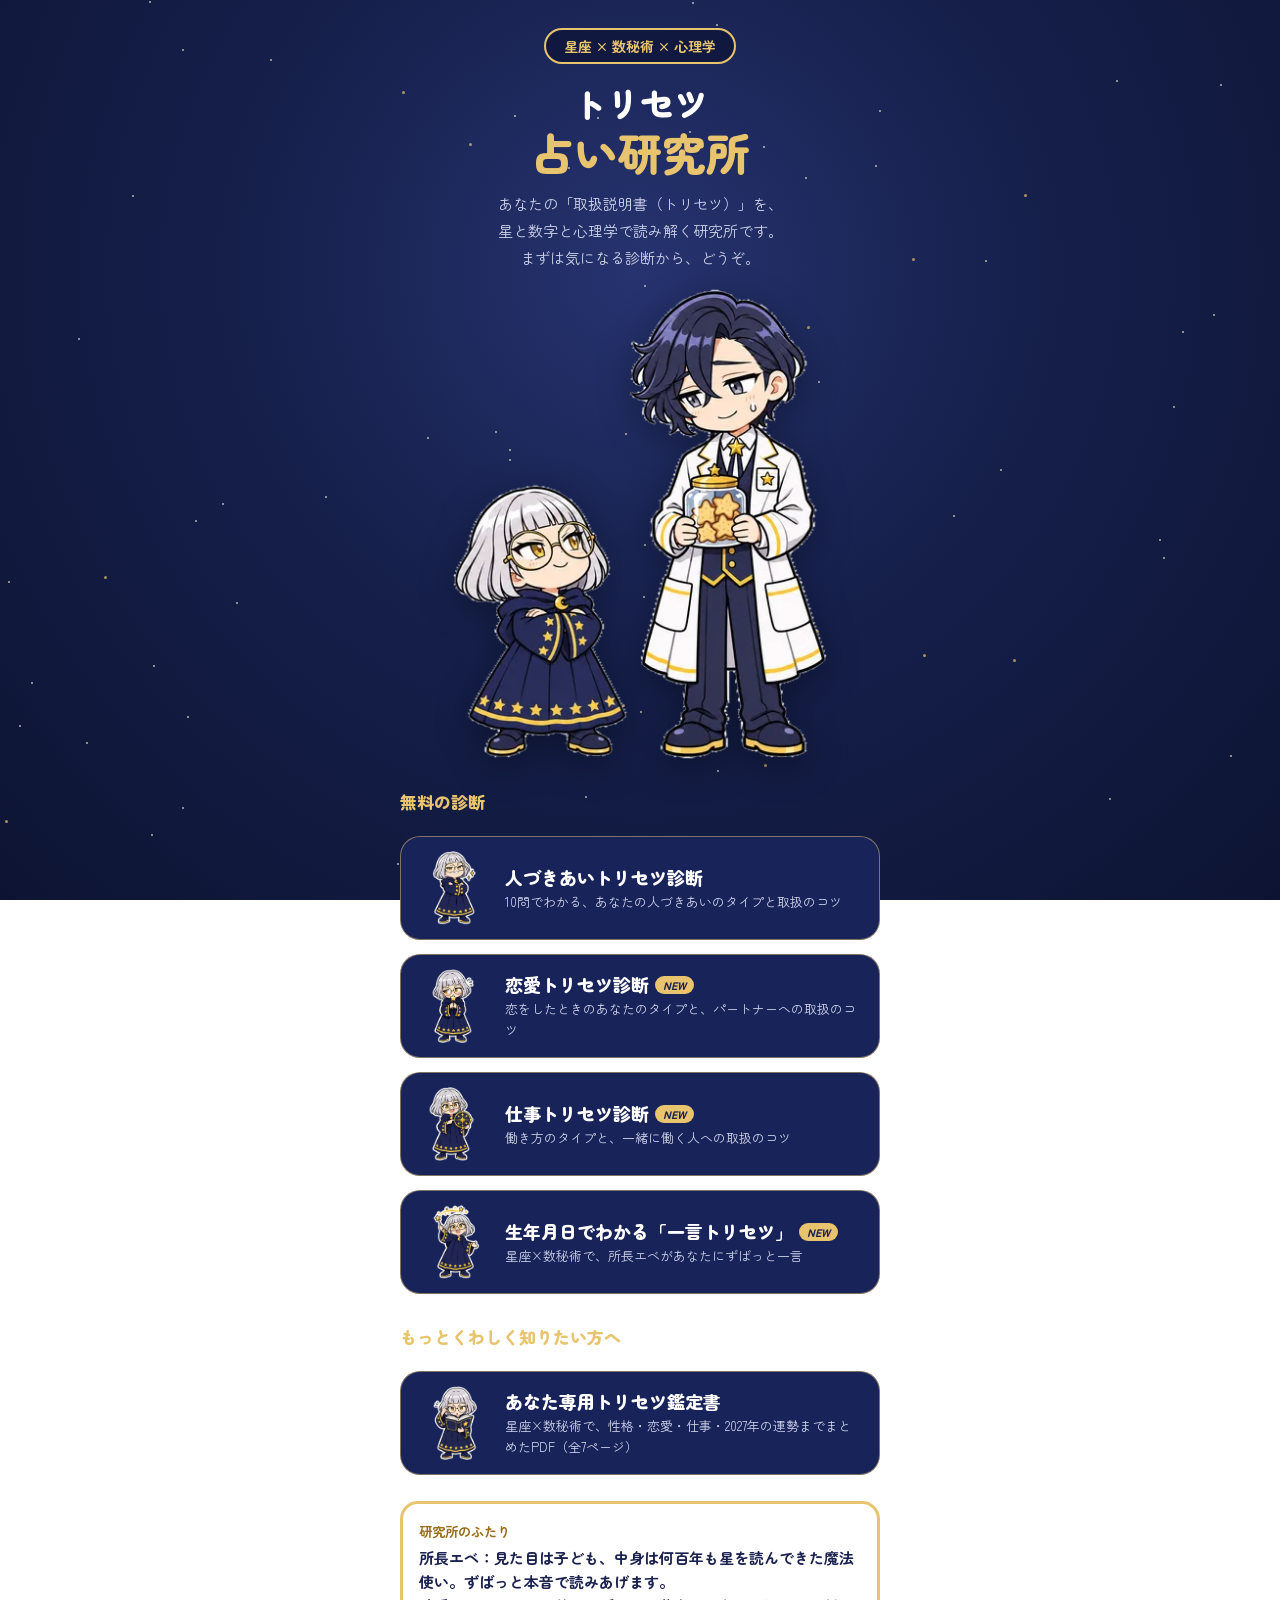
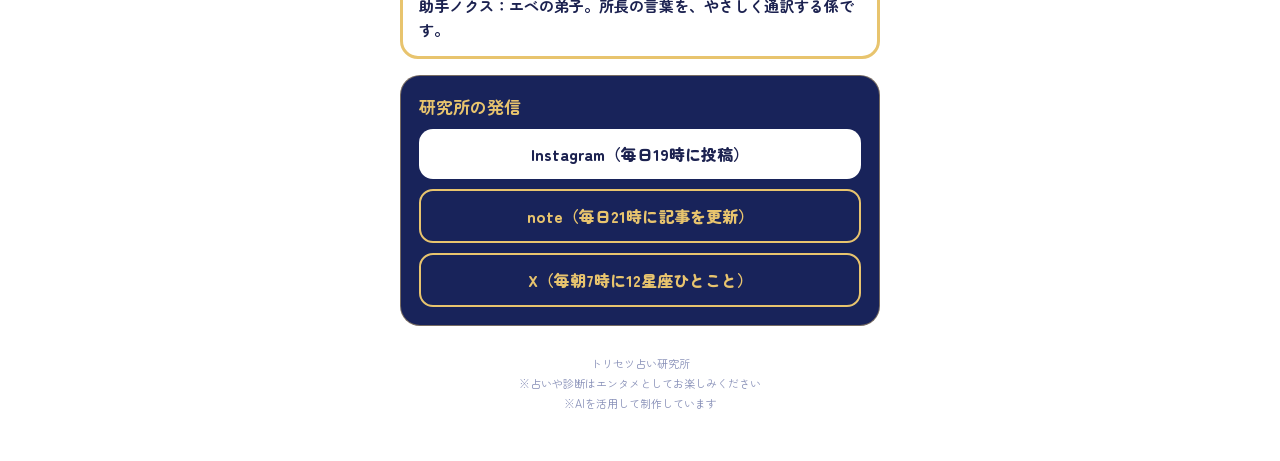
<file: index.html>
<!DOCTYPE html>
<html lang="ja"><head><meta charset="utf-8"><meta name="viewport" content="width=device-width,initial-scale=1">
<title>トリセツ占い研究所｜星座×数秘術×心理学の無料診断</title><meta name="description" content="あなたの取扱説明書（トリセツ）を、星座・数秘術・心理学で読み解く研究所。人づきあい・恋愛・仕事の無料診断や、生年月日でわかる一言トリセツがあります。">
<meta property="og:title" content="トリセツ占い研究所｜星座×数秘術×心理学の無料診断"><meta property="og:description" content="あなたの取扱説明書（トリセツ）を、星座・数秘術・心理学で読み解く研究所。人づきあい・恋愛・仕事の無料診断や、生年月日でわかる一言トリセツがあります。">
<meta property="og:type" content="website"><meta property="og:url" content="https://torisetsu-uranai-lab.github.io/">
<meta property="og:image" content="https://torisetsu-uranai-lab.github.io/assets/ogp.png"><meta name="twitter:card" content="summary_large_image">
<link rel="icon" href="assets/img/ebe_17.webp"><link rel="preconnect" href="https://fonts.googleapis.com"><link href="https://fonts.googleapis.com/css2?family=Zen+Maru+Gothic:wght@500;700;900&display=swap" rel="stylesheet"><link rel="stylesheet" href="assets/style.css"></head>
<body><div class="stars" id="stars"></div><main><div class="center">
  <span class="pill">星座 × 数秘術 × 心理学</span>
  <h1>トリセツ<span class="g">占い研究所</span></h1>
  <p class="lead">あなたの「取扱説明書（トリセツ）」を、<br>星と数字と心理学で読み解く研究所です。<br>まずは気になる診断から、どうぞ。</p>
  <img class="hero" src="assets/img/duo.webp" alt="所長エベと助手ノクス"></div>
 <p class="sec">無料の診断</p>
 <div class="cards"><a class="card" href="hitozukiai/"><img src="assets/img/ebe_16.webp" alt=""><div><b>人づきあいトリセツ診断</b><span>10問でわかる、あなたの人づきあいのタイプと取扱のコツ</span></div></a><a class="card" href="renai/"><img src="assets/img/ebe_06.webp" alt=""><div><b>恋愛トリセツ診断<em class="new">NEW</em></b><span>恋をしたときのあなたのタイプと、パートナーへの取扱のコツ</span></div></a><a class="card" href="shigoto/"><img src="assets/img/ebe_15.webp" alt=""><div><b>仕事トリセツ診断<em class="new">NEW</em></b><span>働き方のタイプと、一緒に働く人への取扱のコツ</span></div></a><a class="card" href="hitokoto/"><img src="assets/img/ebe_14.webp" alt=""><div><b>生年月日でわかる「一言トリセツ」<em class="new">NEW</em></b><span>星座×数秘術で、所長エベがあなたにずばっと一言</span></div></a></div>
 <p class="sec">もっとくわしく知りたい方へ</p>
 <div class="cards"><a class="card" href="kantei/"><img src="assets/img/ebe_12.webp" alt=""><div><b>あなた専用トリセツ鑑定書</b><span>星座×数秘術で、性格・恋愛・仕事・2027年の運勢までまとめたPDF（全7ページ）</span></div></a></div>
 <div class="say" style="margin-top:26px"><small>研究所のふたり</small><p style="font-size:15px;font-weight:700">所長エベ：見た目は子ども、中身は何百年も星を読んできた魔法使い。ずばっと本音で読みあげます。<br>助手ノクス：エベの弟子。所長の言葉を、やさしく通訳する係です。</p></div>
 <div class="box links"><h3>研究所の発信</h3>
  <a href="https://www.instagram.com/torisetsu_uranai_lab" target="_blank" rel="noopener">Instagram（毎日19時に投稿）</a>
  <a class="alt" href="https://note.com/tori_ura_lab" target="_blank" rel="noopener">note（毎日21時に記事を更新）</a>
  <a class="alt" href="https://x.com/tori_ura_lab" target="_blank" rel="noopener">X（毎朝7時に12星座ひとこと）</a></div>
 <footer>トリセツ占い研究所<br>※占いや診断はエンタメとしてお楽しみください<br>※AIを活用して制作しています</footer></main><script>(function(){const s=document.getElementById("stars");for(let n=0;n<70;n++){const e=document.createElement("i");e.style.left=Math.random()*100+"%";e.style.top=Math.random()*100+"%";e.style.animationDelay=(Math.random()*3)+"s";if(Math.random()<.2){e.style.width=e.style.height="3px";e.style.background="#e8c46e"}s.appendChild(e);}})();</script></body></html>
</file>
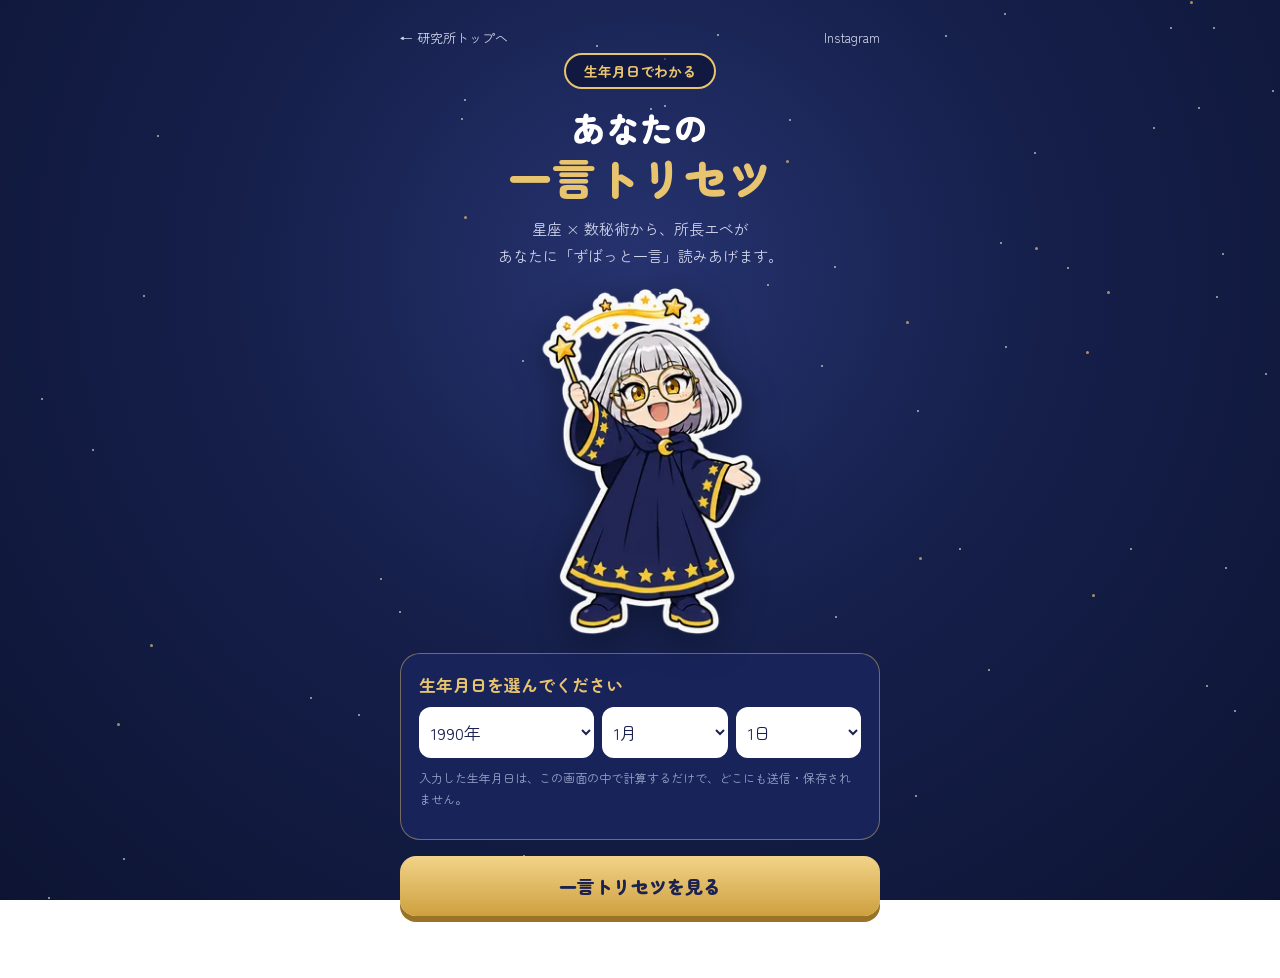
<file: hitokoto/index.html>
<!DOCTYPE html>
<html lang="ja"><head><meta charset="utf-8"><meta name="viewport" content="width=device-width,initial-scale=1">
<title>生年月日でわかる「一言トリセツ」｜トリセツ占い研究所</title><meta name="description" content="生年月日を選ぶだけ。星座×数秘術から、所長エベがあなたに一言トリセツを読みあげます。">
<meta property="og:title" content="生年月日でわかる「一言トリセツ」｜トリセツ占い研究所"><meta property="og:description" content="生年月日を選ぶだけ。星座×数秘術から、所長エベがあなたに一言トリセツを読みあげます。">
<meta property="og:type" content="website"><meta property="og:url" content="https://torisetsu-uranai-lab.github.io/hitokoto/">
<meta property="og:image" content="https://torisetsu-uranai-lab.github.io/assets/ogp.png"><meta name="twitter:card" content="summary_large_image">
<link rel="icon" href="../assets/img/ebe_17.webp"><link rel="preconnect" href="https://fonts.googleapis.com"><link href="https://fonts.googleapis.com/css2?family=Zen+Maru+Gothic:wght@500;700;900&display=swap" rel="stylesheet"><link rel="stylesheet" href="../assets/style.css"></head>
<body><div class="stars" id="stars"></div><main><div class="nav"><a href="../">← 研究所トップへ</a><a href="https://www.instagram.com/torisetsu_uranai_lab" target="_blank" rel="noopener">Instagram</a></div>
 <section class="screen on" id="s-top"><div class="center">
  <span class="pill">生年月日でわかる</span>
  <h1>あなたの<span class="g">一言トリセツ</span></h1>
  <p class="lead">星座 × 数秘術から、所長エベが<br>あなたに「ずばっと一言」読みあげます。</p>
  <img class="hero" src="../assets/img/ebe_14.webp" alt="杖をふる所長エベ" style="max-width:52%"></div>
  <div class="box"><h3>生年月日を選んでください</h3>
   <div class="row3"><select id="y"><option value="2026">2026年</option><option value="2025">2025年</option><option value="2024">2024年</option><option value="2023">2023年</option><option value="2022">2022年</option><option value="2021">2021年</option><option value="2020">2020年</option><option value="2019">2019年</option><option value="2018">2018年</option><option value="2017">2017年</option><option value="2016">2016年</option><option value="2015">2015年</option><option value="2014">2014年</option><option value="2013">2013年</option><option value="2012">2012年</option><option value="2011">2011年</option><option value="2010">2010年</option><option value="2009">2009年</option><option value="2008">2008年</option><option value="2007">2007年</option><option value="2006">2006年</option><option value="2005">2005年</option><option value="2004">2004年</option><option value="2003">2003年</option><option value="2002">2002年</option><option value="2001">2001年</option><option value="2000">2000年</option><option value="1999">1999年</option><option value="1998">1998年</option><option value="1997">1997年</option><option value="1996">1996年</option><option value="1995">1995年</option><option value="1994">1994年</option><option value="1993">1993年</option><option value="1992">1992年</option><option value="1991">1991年</option><option value="1990" selected>1990年</option><option value="1989">1989年</option><option value="1988">1988年</option><option value="1987">1987年</option><option value="1986">1986年</option><option value="1985">1985年</option><option value="1984">1984年</option><option value="1983">1983年</option><option value="1982">1982年</option><option value="1981">1981年</option><option value="1980">1980年</option><option value="1979">1979年</option><option value="1978">1978年</option><option value="1977">1977年</option><option value="1976">1976年</option><option value="1975">1975年</option><option value="1974">1974年</option><option value="1973">1973年</option><option value="1972">1972年</option><option value="1971">1971年</option><option value="1970">1970年</option><option value="1969">1969年</option><option value="1968">1968年</option><option value="1967">1967年</option><option value="1966">1966年</option><option value="1965">1965年</option><option value="1964">1964年</option><option value="1963">1963年</option><option value="1962">1962年</option><option value="1961">1961年</option><option value="1960">1960年</option><option value="1959">1959年</option><option value="1958">1958年</option><option value="1957">1957年</option><option value="1956">1956年</option><option value="1955">1955年</option><option value="1954">1954年</option><option value="1953">1953年</option><option value="1952">1952年</option><option value="1951">1951年</option><option value="1950">1950年</option><option value="1949">1949年</option><option value="1948">1948年</option><option value="1947">1947年</option><option value="1946">1946年</option><option value="1945">1945年</option><option value="1944">1944年</option><option value="1943">1943年</option><option value="1942">1942年</option><option value="1941">1941年</option><option value="1940">1940年</option><option value="1939">1939年</option><option value="1938">1938年</option><option value="1937">1937年</option><option value="1936">1936年</option><option value="1935">1935年</option><option value="1934">1934年</option><option value="1933">1933年</option><option value="1932">1932年</option><option value="1931">1931年</option><option value="1930">1930年</option></select><select id="m"><option value="1">1月</option><option value="2">2月</option><option value="3">3月</option><option value="4">4月</option><option value="5">5月</option><option value="6">6月</option><option value="7">7月</option><option value="8">8月</option><option value="9">9月</option><option value="10">10月</option><option value="11">11月</option><option value="12">12月</option></select><select id="d"><option value="1">1日</option><option value="2">2日</option><option value="3">3日</option><option value="4">4日</option><option value="5">5日</option><option value="6">6日</option><option value="7">7日</option><option value="8">8日</option><option value="9">9日</option><option value="10">10日</option><option value="11">11日</option><option value="12">12日</option><option value="13">13日</option><option value="14">14日</option><option value="15">15日</option><option value="16">16日</option><option value="17">17日</option><option value="18">18日</option><option value="19">19日</option><option value="20">20日</option><option value="21">21日</option><option value="22">22日</option><option value="23">23日</option><option value="24">24日</option><option value="25">25日</option><option value="26">26日</option><option value="27">27日</option><option value="28">28日</option><option value="29">29日</option><option value="30">30日</option><option value="31">31日</option></select></div>
   <p class="note" style="margin-top:10px">入力した生年月日は、この画面の中で計算するだけで、どこにも送信・保存されません。</p></div>
  <button class="btn gold" id="go" style="margin-top:16px">一言トリセツを見る</button>
  <p id="err" class="note center" style="color:#ffb4b4"></p>
 </section>
 <section class="screen" id="s-res">
  <div class="center"><span class="pill">あなたの一言トリセツ</span>
   <div class="kv"><span id="ksign"></span><span id="knum"></span></div></div>
  <img class="hitokoto-img" id="kimg" alt="あなたの一言トリセツ">
  <div class="say"><small>所長エベより</small><p id="ktext"></p></div>
  <div class="box"><h3>計算のしかた</h3><p class="lead" style="margin:0;color:#fff" id="kcalc"></p></div>
  <a class="btn gold" id="ksave" download style="margin-top:16px;text-align:center;text-decoration:none">画像を保存する</a>
  <p class="note center">スマホは画像を長押しでも保存できます。ストーリーズでシェアするときは @torisetsu_uranai_lab をタグ付けしてね。</p>
  <div class="box links"><h3>ほかにもあります</h3>
 <a href="../">研究所のほかの診断を見る</a>
 <a class="alt" href="../hitokoto/">生年月日でわかる「一言トリセツ」</a>
 <a class="alt" href="../kantei/">あなた専用トリセツ鑑定書</a>
 <a class="alt" href="https://www.instagram.com/torisetsu_uranai_lab" target="_blank" rel="noopener">インスタで研究所をフォローする</a>
</div>
  <button class="btn ghost" id="retry">ほかの生年月日で見る</button>
  <footer>トリセツ占い研究所<br>※占いや診断はエンタメとしてお楽しみください<br>※AIを活用して制作しています</footer>
 </section>
</main><script>(function(){const s=document.getElementById("stars");for(let n=0;n<70;n++){const e=document.createElement("i");e.style.left=Math.random()*100+"%";e.style.top=Math.random()*100+"%";e.style.animationDelay=(Math.random()*3)+"s";if(Math.random()<.2){e.style.width=e.style.height="3px";e.style.background="#e8c46e"}s.appendChild(e);}})();</script>
<script>
const K={"signs": [["01", "おひつじ座", "3/21〜4/19"], ["02", "おうし座", "4/20〜5/20"], ["03", "ふたご座", "5/21〜6/21"], ["04", "かに座", "6/22〜7/22"], ["05", "しし座", "7/23〜8/22"], ["06", "おとめ座", "8/23〜9/22"], ["07", "てんびん座", "9/23〜10/23"], ["08", "さそり座", "10/24〜11/22"], ["09", "いて座", "11/23〜12/21"], ["10", "やぎ座", "12/22〜1/19"], ["11", "みずがめ座", "1/20〜2/18"], ["12", "うお座", "2/19〜3/20"]], "starts": [[1, 20, "みずがめ座"], [2, 19, "うお座"], [3, 21, "おひつじ座"], [4, 20, "おうし座"], [5, 21, "ふたご座"], [6, 22, "かに座"], [7, 23, "しし座"], [8, 23, "おとめ座"], [9, 23, "てんびん座"], [10, 24, "さそり座"], [11, 23, "いて座"], [12, 22, "やぎ座"]], "one": {"おひつじ座": "あんた、考える前に|もう走り出してるでしょ", "おうし座": "あんた、一回決めたら|テコでも動かないでしょ", "ふたご座": "あんた、話題がコロコロ|変わるって言われるでしょ", "かに座": "あんた、身内には甘くて|他人には慎重でしょ", "しし座": "あんた、ほめられると|わかりやすく元気になるでしょ", "おとめ座": "あんた、細かいところが|つい気になっちゃうでしょ", "てんびん座": "あんた、「どっちがいい？」って|聞かれると固まるでしょ", "さそり座": "あんた、好き嫌いは|じつはハッキリしてるでしょ", "いて座": "あんた、気になったら|もう予定入れてるでしょ", "やぎ座": "あんた、休むのが|ちょっと下手でしょ", "みずがめ座": "あんた、「みんなと同じ」が|なんか落ち着かないでしょ", "うお座": "あんた、人の気持ちを|もらいすぎちゃうでしょ"}, "num": {"1": "…まあ、数秘1のあんたは|道を切りひらくリーダー気質なんだけどね", "2": "…まあ、数秘2のあんたは|人の心にそっと気づける人なんだけどね", "3": "…まあ、数秘3のあんたは|場を明るくする天才なんだけどね", "4": "…まあ、数秘4のあんたは|コツコツ積み上げる努力家なんだけどね", "5": "…まあ、数秘5のあんたは|変化を楽しめる自由人なんだけどね", "6": "…まあ、数秘6のあんたは|だれかを大切にできる愛の人なんだけどね", "7": "…まあ、数秘7のあんたは|本質を見ぬく探究者なんだけどね", "8": "…まあ、数秘8のあんたは|結果を出しきるパワーの人なんだけどね", "9": "…まあ、数秘9のあんたは|だれでも受けとめる器の大きな人なんだけどね", "11": "…まあ、数秘11のあんたは|ひらめきで人を照らす人なんだけどね", "22": "…まあ、数秘22のあんたは|大きな夢を形にできる人なんだけどね", "33": "…まあ、数秘33のあんたは|まわりを包みこむ愛の人なんだけどね"}, "push": {"1": "迷ったら、|先に一歩ふみ出しなさい！", "2": "たまには|自分の気持ちを優先しなさい！", "3": "好きなことは、|遠慮せず楽しみなさい！", "4": "ちゃんと積み上がってるわよ。|自信もちなさい！", "5": "ピンときたら、|軽やかに動きなさい！", "6": "人だけじゃなく、|自分もいたわりなさい！", "7": "ひとりの時間、|ちゃんと確保しなさい！", "8": "欲しいものは、|堂々と取りにいきなさい！", "9": "抱えこまずに、|手ばなす勇気ももちなさい！", "11": "あんたの直感は当たるわよ。|信じなさい！", "22": "夢は大きくていいの。|一歩ずつ進めなさい！", "33": "その優しさ、|まず自分にも向けなさい！"}, "title": {"1": "はじまりのリーダー", "2": "心をつなぐ調整役", "3": "場を明るくする表現者", "4": "コツコツ積み上げる努力家", "5": "変化を楽しむ自由人", "6": "愛と責任の人", "7": "本質を見ぬく探究者", "8": "結果を出すパワーの人", "9": "すべてを受けとめる博愛の人", "11": "ひらめきで人を照らす人", "22": "大きな夢をかたちにする人", "33": "大きな愛で包みこむ人"}, "kw": {"おひつじ座": "まっすぐな行動力", "おうし座": "ぶれない粘り強さ", "ふたご座": "軽やかな好奇心", "かに座": "あたたかい守る力", "しし座": "まわりを照らす華", "おとめ座": "気配りと丁寧さ", "てんびん座": "バランス感覚と品", "さそり座": "深く愛しぬく力", "いて座": "自由に飛びまわる心", "やぎ座": "責任感と根気", "みずがめ座": "自分らしさを貫く力", "うお座": "やさしい共感力"}};
const $=id=>document.getElementById(id);
function signOf(m,d){let s="やぎ座";for(const [mm,dd,n] of K.starts){if(m>mm||(m==mm&&d>=dd))s=n}return s}
function lp(y,m,d){const str=String(y).padStart(4,"0")+String(m).padStart(2,"0")+String(d).padStart(2,"0");let n=[...str].reduce((a,c)=>a+ +c,0);const st=[n];while(n>9&&![11,22,33].includes(n)){n=[...String(n)].reduce((a,c)=>a+ +c,0);st.push(n)}return [n,str,st]}
function show(id){document.querySelectorAll(".screen").forEach(s=>s.classList.toggle("on",s.id===id));window.scrollTo({top:0,behavior:"smooth"});}
$("go").onclick=()=>{const y=+$("y").value,m=+$("m").value,d=+$("d").value;const dt=new Date(y,m-1,d);
 if(dt.getMonth()!=m-1||dt.getDate()!=d){$("err").textContent="その日付はありません。もう一度選んでください";return}$("err").textContent="";
 const s=signOf(m,d),[n,str,st]=lp(y,m,d),no=K.signs.find(x=>x[1]==s)[0];
 $("ksign").textContent=s;$("knum").textContent="数秘"+n+"「"+K.title[n]+"」";
 const src="../assets/hitokoto/"+no+"_"+String(n).padStart(2,"0")+".jpg";$("kimg").src=src;$("ksave").href=src;$("ksave").setAttribute("download","一言トリセツ_"+s+"_数秘"+n+".jpg");
 $("ktext").innerHTML=[K.one[s],K.num[n],K.push[n]].map(t=>t.replace(/\|/g,"")).join("<br>");
 $("kcalc").innerHTML=`星座：${m}月${d}日生まれは<b>${s}</b>（星座の強み：${K.kw[s]}）<br>数秘：${[...str].join("+")} = ${st.join(" → ")}　→ <b>数秘${n}</b>`;
 show("s-res");};
$("retry").onclick=()=>show("s-top");
</script></body></html>
</file>
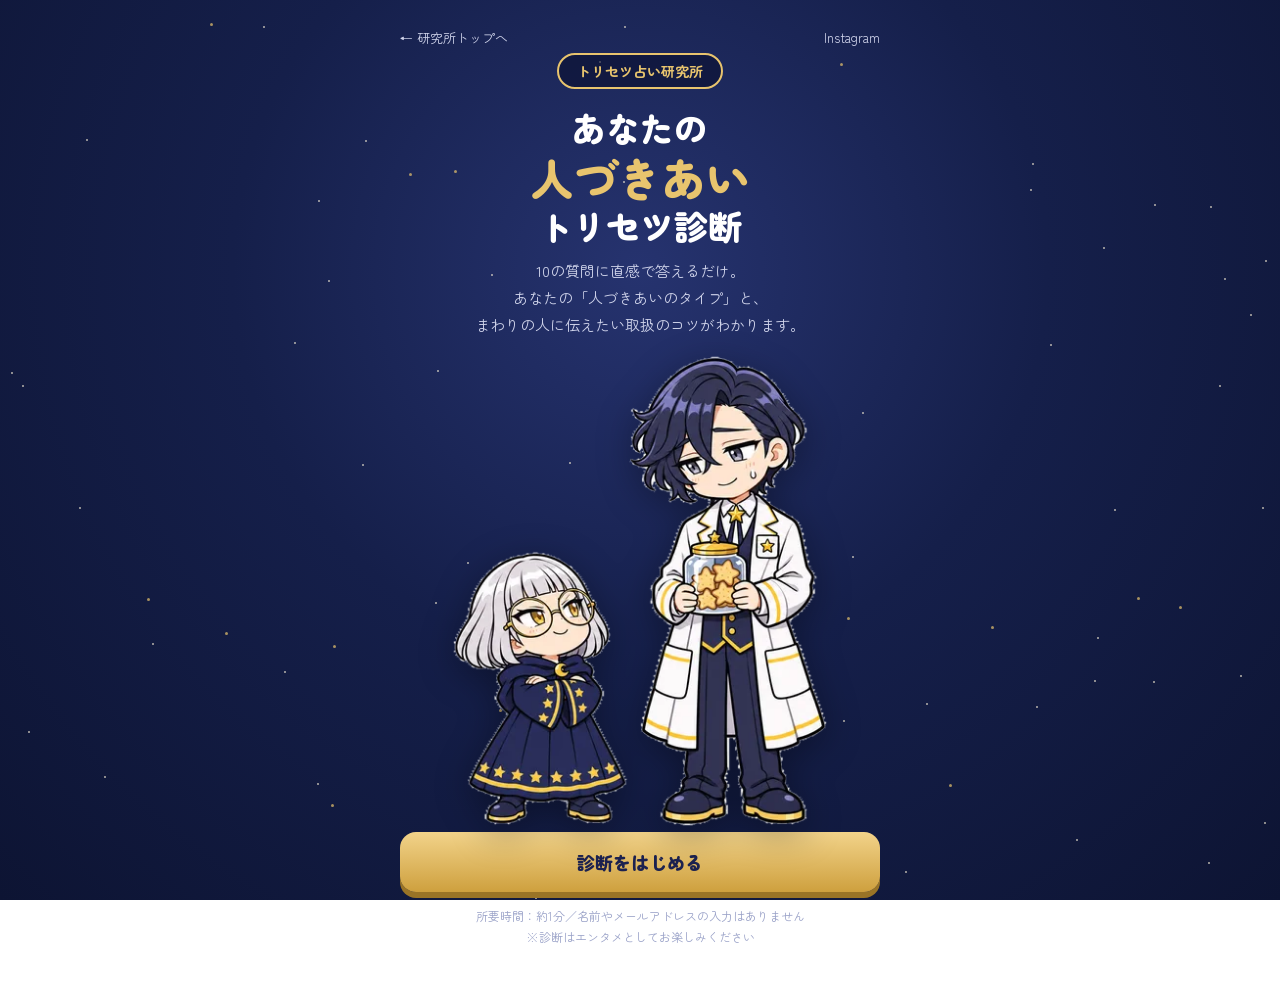
<file: hitozukiai/index.html>
<!DOCTYPE html>
<html lang="ja"><head><meta charset="utf-8"><meta name="viewport" content="width=device-width,initial-scale=1">
<title>人づきあいトリセツ診断｜トリセツ占い研究所</title><meta name="description" content="10の質問に答えるだけ。あなたの人づきあいのタイプと取扱のコツがわかる、トリセツ占い研究所のオリジナル診断です。">
<meta property="og:title" content="人づきあいトリセツ診断｜トリセツ占い研究所"><meta property="og:description" content="10の質問に答えるだけ。あなたの人づきあいのタイプと取扱のコツがわかる、トリセツ占い研究所のオリジナル診断です。">
<meta property="og:type" content="website"><meta property="og:url" content="https://torisetsu-uranai-lab.github.io/hitozukiai/">
<meta property="og:image" content="https://torisetsu-uranai-lab.github.io/assets/ogp.png"><meta name="twitter:card" content="summary_large_image">
<link rel="icon" href="../assets/img/ebe_17.webp"><link rel="preconnect" href="https://fonts.googleapis.com"><link href="https://fonts.googleapis.com/css2?family=Zen+Maru+Gothic:wght@500;700;900&display=swap" rel="stylesheet"><link rel="stylesheet" href="../assets/style.css"></head>
<body><div class="stars" id="stars"></div><main><div class="nav"><a href="../">← 研究所トップへ</a><a href="https://www.instagram.com/torisetsu_uranai_lab" target="_blank" rel="noopener">Instagram</a></div>
 <section class="screen on" id="s-top"><div class="center">
  <span class="pill">トリセツ占い研究所</span>
  <h1>あなたの<span class="g">人づきあい</span>トリセツ診断</h1>
  <p class="lead">10の質問に直感で答えるだけ。<br>あなたの「人づきあいのタイプ」と、<br>まわりの人に伝えたい取扱のコツがわかります。</p>
  <img class="hero" src="../assets/img/duo.webp" alt="研究所の所長エベと、助手のノクス"></div>
  <button class="btn gold" id="start">診断をはじめる</button>
  <p class="note center">所要時間：約1分／名前やメールアドレスの入力はありません<br>※診断はエンタメとしてお楽しみください</p>
 </section>
 <section class="screen" id="s-q">
  <div class="prog"><span class="qno" id="qno"></span><div class="bar"><b id="pbar"></b></div></div>
  <div class="qcard"><div class="qt" id="qt"></div><div id="opts"></div></div>
  <button class="back" id="back" hidden>← ひとつ前の質問にもどる</button>
  <div class="nox"><img src="../assets/img/nox_note.webp" alt="助手ノクス"><p id="noxsay"></p></div>
 </section>
 <section class="screen" id="s-load"><div class="center" style="padding-top:80px">
  <span class="pill">分析中…</span><p class="lead" style="margin-top:18px">所長が、あなたのトリセツを読みあげています</p>
  <img class="hero" src="../assets/img/ebe_13.webp" alt="水晶玉をのぞく所長エベ" style="max-width:46%"></div>
 </section>
 <section class="screen" id="s-res">
  <div class="center"><span class="pill">あなたのタイプは…</span></div>
  <div class="res-head" style="margin-top:16px"><div class="badge" id="rk"></div><div><h2 id="rname"></h2><small id="rsub"></small></div></div>
  <img class="resimg" id="rimg" alt="">
  <p class="lead" id="rdesc" style="color:#fff;font-size:16px"></p>
  <div class="box"><h3>こんな人</h3><ul id="rfeat"></ul></div>
  <div class="box tips"><h3 id="rtipsh"></h3><ul id="rtips"></ul></div>
  <div class="box tips"><h3>相性のいいタイプ</h3><ul id="rmatch"></ul></div>
  <div class="say"><small id="rwho"></small><p id="rsay"></p></div>
  <div class="box scores"><h3>あなたのタイプ配分</h3><div id="rscores"></div></div>
  <div class="box share"><h3>結果をシェアする</h3>
   <textarea id="sharetext" rows="5" readonly></textarea>
   <button class="btn gold" id="copy" style="margin-top:10px;font-size:16px;padding:14px">結果の文章をコピー</button>
   <p class="note" style="margin-top:8px">インスタのストーリーズにスクショを載せるときは、@torisetsu_uranai_lab をタグ付けしてもらえると、研究所がとてもよろこびます。</p></div>
  <div class="box links"><h3>ほかにもあります</h3>
 <a href="../">研究所のほかの診断を見る</a>
 <a class="alt" href="../hitokoto/">生年月日でわかる「一言トリセツ」</a>
 <a class="alt" href="../kantei/">あなた専用トリセツ鑑定書</a>
 <a class="alt" href="https://www.instagram.com/torisetsu_uranai_lab" target="_blank" rel="noopener">インスタで研究所をフォローする</a>
</div>
  <button class="btn ghost" id="retry">もう一度診断する</button>
  <p class="note center">※この診断はオリジナルのエンタメ診断です。医学的・心理学的な検査ではありません。</p>
  <footer>トリセツ占い研究所<br>※占いや診断はエンタメとしてお楽しみください<br>※AIを活用して制作しています</footer>
 </section>
</main>
<script>window.QUIZ={"title": "人づきあいトリセツ診断", "tipsTitle": "まわりの人へ：取扱のコツ", "Q": [["友だちとの約束が、急にキャンセルになった。あなたは？", [["A", "「えー！」と正直に言う"], ["B", "「大丈夫？」と相手を気づかう"], ["C", "ひとりの時間ができたと、ひそかに喜ぶ"], ["D", "別の友だちを誘って遊びに行く"]]], ["グループでお店を決めるとき、あなたは？", [["A", "「ここにしよう」と決める"], ["B", "みんなの希望を聞いてまとめる"], ["C", "口コミを調べて候補を出す"], ["D", "「どこでも楽しいよ！」と盛り上げる"]]], ["初対面の人が多い集まりでは？", [["A", "自分から話しかけにいく"], ["B", "ひとりでいる人が気になってしまう"], ["C", "まずはまわりの様子を見る"], ["D", "気づけばみんなと打ちとけている"]]], ["友だちが落ちこんでいたら？", [["A", "「こうしたらいいよ」とアドバイスする"], ["B", "とにかく最後まで話を聞く"], ["C", "何があったのか、いっしょに整理する"], ["D", "気分転換に連れ出す"]]], ["言われていちばんうれしい言葉は？", [["A", "「頼りになるね」"], ["B", "「やさしいね」"], ["C", "「よく気づくね」"], ["D", "「一緒にいると楽しい」"]]], ["理想の休日の過ごし方は？", [["A", "やりたいことを決めて、どんどん動く"], ["B", "家族や友だちのために時間を使う"], ["C", "本や映画で、ひとりの時間を楽しむ"], ["D", "予定をつめこんで、遊びまくる"]]], ["チームでのあなたの役割は？", [["A", "先頭に立って引っぱる"], ["B", "みんなをささえるサポート役"], ["C", "計画や分析の担当"], ["D", "雰囲気づくりの担当"]]], ["ケンカをしたあとは？", [["A", "言いたいことは言ったので、わりとすっきり"], ["B", "相手が気になって、自分から謝る"], ["C", "なぜケンカになったのかを考える"], ["D", "次に会ったら、何事もなかったように話す"]]], ["いちばん苦手な場面は？", [["A", "なかなか決まらない話し合い"], ["B", "だれかが責められている場面"], ["C", "急に話をふられること"], ["D", "しーんとした気まずい空気"]]], ["あなたを動物にたとえるなら？", [["A", "ライオン"], ["B", "ゴールデンレトリバー"], ["C", "ふくろう"], ["D", "イルカ"]]]], "T": {"A": {"name": "ずばっと本音タイプ", "sub": "通称：リーダータイプ", "img": "ebe_16", "desc": "思ったことをまっすぐ伝えられて、迷ったときにみんなを前に進められる人。裏表のなさが、いちばんの魅力です。", "feat": ["思ったことを正直に言える", "決断が早く、みんなを引っぱる", "裏表がないので信頼される"], "tips": ["遠回しより、はっきり伝えるほうが通じる", "言いすぎた日も、ひと晩たてばケロッとしている", "「さすが！」の一言がいちばんの元気のもと"], "match": ["B やさしいフォロータイプ：言葉の強さをやわらかく受けとめてくれる", "C じっくり観察タイプ：勢いに冷静さを足してくれる"], "who": "所長エベのひとこと", "say": "本音を言えるのは才能よ。でも、ひと呼吸おくのも忘れずにね！"}, "B": {"name": "やさしいフォロータイプ", "sub": "通称：癒しタイプ", "img": "nox_thumb", "desc": "人の気持ちの変化にすぐ気づいて、そっと手をさしのべられる人。あなたのそばにいると、みんな安心できます。", "feat": ["人の気持ちの変化にすぐ気づく", "困っている人を放っておけない", "聞き上手で、相談されやすい"], "tips": ["「ありがとう」をこまめに伝えると元気が出る", "がんばりすぎていたら「休んでいいよ」の一言を", "本音を言っても大丈夫な空気をつくってあげて"], "match": ["A ずばっと本音タイプ：迷ったときに背中を押してくれる", "D ムードメーカータイプ：いっしょにいると自然に笑顔になれる"], "who": "助手ノクスのひとこと", "say": "あなたのやさしさに、救われている人がいますよ。"}, "C": {"name": "じっくり観察タイプ", "sub": "通称：研究者タイプ", "img": "ebe_13", "desc": "まわりをよく見て、冷静に本質を見ぬける人。言葉は少なめでも、その一言に重みがあります。", "feat": ["まわりを見て冷静に判断できる", "ひとりの時間で元気になる", "本質を見ぬく力がある"], "tips": ["急かさず、考える時間をあげるとうまくいく", "意見を聞くと、鋭いアイデアが出てくる", "ひとりの時間は、ちゃんと尊重してあげて"], "match": ["A ずばっと本音タイプ：考えたことを形にする行動力をくれる", "D ムードメーカータイプ：新しい世界に連れ出してくれる"], "who": "所長エベのひとこと", "say": "あんたの「よく見てる力」、研究所にほしいくらいよ。"}, "D": {"name": "ムードメーカータイプ", "sub": "通称：太陽タイプ", "img": "ebe_20", "desc": "その場の空気をぱっと明るくして、だれとでも仲よくなれる人。あなたがいるだけで、場が楽しくなります。", "feat": ["その場の空気を明るくできる", "だれとでもすぐ仲よくなれる", "ノリのよさで場を笑顔にする"], "tips": ["リアクションを返すと、もっと楽しくなる", "じつは気をつかっているので、たまに労って", "しーんとした空気は苦手なので、話しかけてあげて"], "match": ["B やさしいフォロータイプ：本当の気持ちに気づいてくれる", "C じっくり観察タイプ：落ち着いて話せる相手になる"], "who": "助手ノクスのひとこと", "say": "あなたがいるだけで、場がぱっと明るくなるんです。"}}, "NOX": ["深く考えずに、ピンときたものを選んでくださいね。", "いい調子です。", "所長がのぞきこんでいます……。", "ここで折り返しです。", "あなたらしい答えで大丈夫ですよ。", "あと半分くらいです。", "もう少しです。", "正直な気持ちで選んでくださいね。", "いよいよラストスパートです。", "最後の質問です！"]};</script>
<script src="../assets/quiz.js"></script></body></html>
</file>
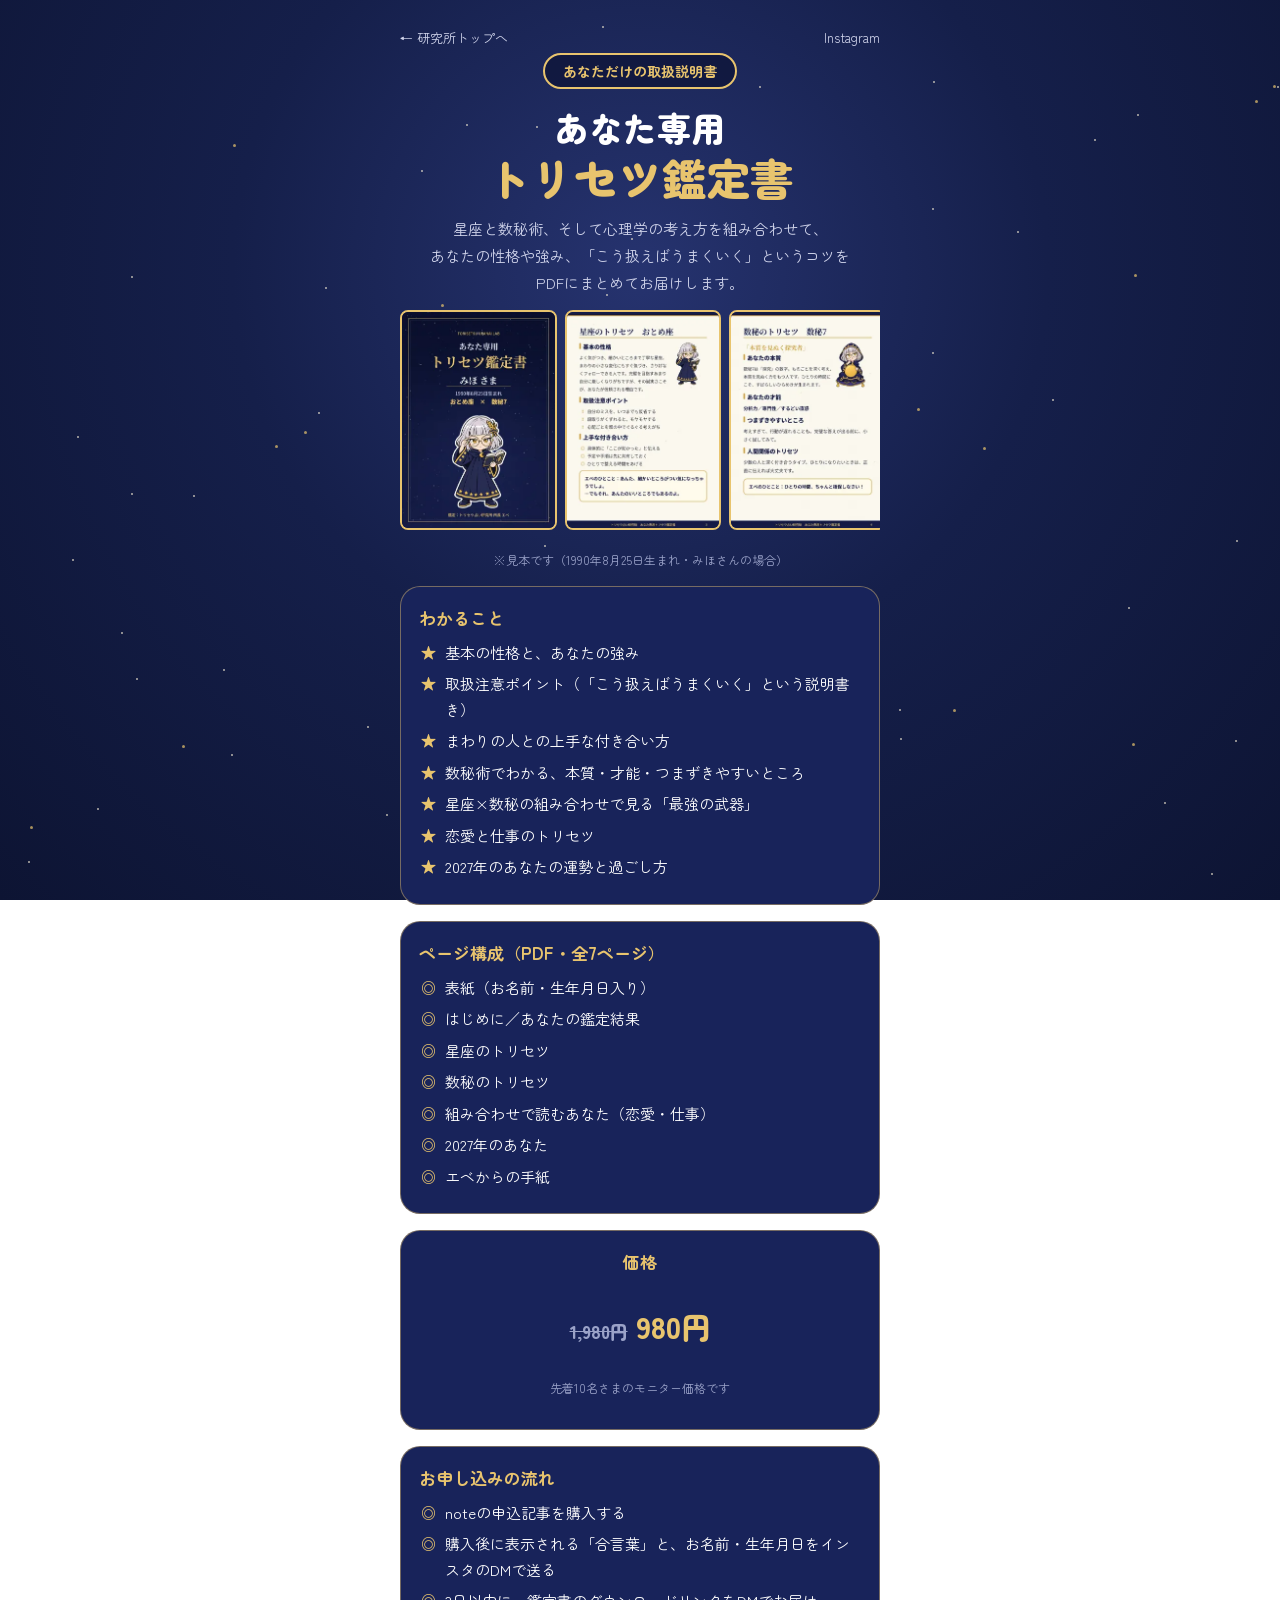
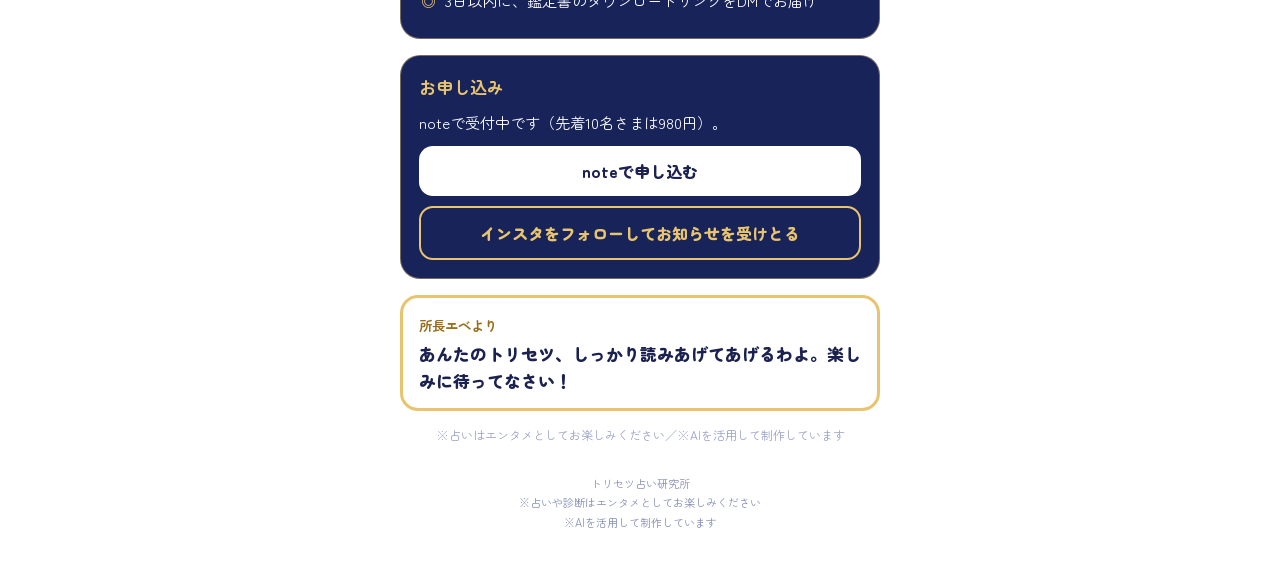
<file: kantei/index.html>
<!DOCTYPE html>
<html lang="ja"><head><meta charset="utf-8"><meta name="viewport" content="width=device-width,initial-scale=1">
<title>あなた専用トリセツ鑑定書｜トリセツ占い研究所</title><meta name="description" content="星座×数秘術×心理学で、あなたの性格・恋愛・仕事・2027年の運勢をまとめたPDF鑑定書（全7ページ）。">
<meta property="og:title" content="あなた専用トリセツ鑑定書｜トリセツ占い研究所"><meta property="og:description" content="星座×数秘術×心理学で、あなたの性格・恋愛・仕事・2027年の運勢をまとめたPDF鑑定書（全7ページ）。">
<meta property="og:type" content="website"><meta property="og:url" content="https://torisetsu-uranai-lab.github.io/kantei/">
<meta property="og:image" content="https://torisetsu-uranai-lab.github.io/assets/ogp.png"><meta name="twitter:card" content="summary_large_image">
<link rel="icon" href="../assets/img/ebe_17.webp"><link rel="preconnect" href="https://fonts.googleapis.com"><link href="https://fonts.googleapis.com/css2?family=Zen+Maru+Gothic:wght@500;700;900&display=swap" rel="stylesheet"><link rel="stylesheet" href="../assets/style.css"></head>
<body><div class="stars" id="stars"></div><main><div class="nav"><a href="../">← 研究所トップへ</a><a href="https://www.instagram.com/torisetsu_uranai_lab" target="_blank" rel="noopener">Instagram</a></div>
 <div class="center"><span class="pill">あなただけの取扱説明書</span>
  <h1>あなた専用<span class="g">トリセツ鑑定書</span></h1>
  <p class="lead">星座と数秘術、そして心理学の考え方を組み合わせて、<br>あなたの性格や強み、「こう扱えばうまくいく」というコツを<br>PDFにまとめてお届けします。</p></div>
 <div class="pages"><img src="../assets/kantei/p1.webp" alt="鑑定書の表紙（見本）"><img src="../assets/kantei/p3.webp" alt="星座のトリセツのページ（見本）"><img src="../assets/kantei/p4.webp" alt="数秘のトリセツのページ（見本）"><img src="../assets/kantei/p6.webp" alt="2027年のあなたのページ（見本）"></div>
 <p class="note center">※見本です（1990年8月25日生まれ・みほさんの場合）</p>
 <div class="box"><h3>わかること</h3><ul>
  <li>基本の性格と、あなたの強み</li><li>取扱注意ポイント（「こう扱えばうまくいく」という説明書き）</li>
  <li>まわりの人との上手な付き合い方</li><li>数秘術でわかる、本質・才能・つまずきやすいところ</li>
  <li>星座×数秘の組み合わせで見る「最強の武器」</li><li>恋愛と仕事のトリセツ</li><li>2027年のあなたの運勢と過ごし方</li></ul></div>
 <div class="box tips"><h3>ページ構成（PDF・全7ページ）</h3><ul>
  <li>表紙（お名前・生年月日入り）</li><li>はじめに／あなたの鑑定結果</li><li>星座のトリセツ</li><li>数秘のトリセツ</li>
  <li>組み合わせで読むあなた（恋愛・仕事）</li><li>2027年のあなた</li><li>エベからの手紙</li></ul></div>
 <div class="box center"><h3>価格</h3><p class="price"><s>1,980円</s>980円</p><p class="note" style="margin-top:4px">先着10名さまのモニター価格です</p></div>
 <div class="box tips"><h3>お申し込みの流れ</h3><ul>
  <li>noteの申込記事を購入する</li><li>購入後に表示される「合言葉」と、お名前・生年月日をインスタのDMで送る</li><li>3日以内に、鑑定書のダウンロードリンクをDMでお届け</li></ul></div>
 <div class="box links"><h3>お申し込み</h3>
  <p class="lead" style="margin:0 0 6px;color:#fff">noteで受付中です（先着10名さまは980円）。</p>
  <a href="https://note.com/tori_ura_lab/n/n243ad338b301" target="_blank" rel="noopener">noteで申し込む</a>
  <a class="alt" href="https://www.instagram.com/torisetsu_uranai_lab" target="_blank" rel="noopener">インスタをフォローしてお知らせを受けとる</a></div>
 <div class="say"><small>所長エベより</small><p>あんたのトリセツ、しっかり読みあげてあげるわよ。楽しみに待ってなさい！</p></div>
 <p class="note center">※占いはエンタメとしてお楽しみください／※AIを活用して制作しています</p>
 <footer>トリセツ占い研究所<br>※占いや診断はエンタメとしてお楽しみください<br>※AIを活用して制作しています</footer></main><script>(function(){const s=document.getElementById("stars");for(let n=0;n<70;n++){const e=document.createElement("i");e.style.left=Math.random()*100+"%";e.style.top=Math.random()*100+"%";e.style.animationDelay=(Math.random()*3)+"s";if(Math.random()<.2){e.style.width=e.style.height="3px";e.style.background="#e8c46e"}s.appendChild(e);}})();</script></body></html>
</file>
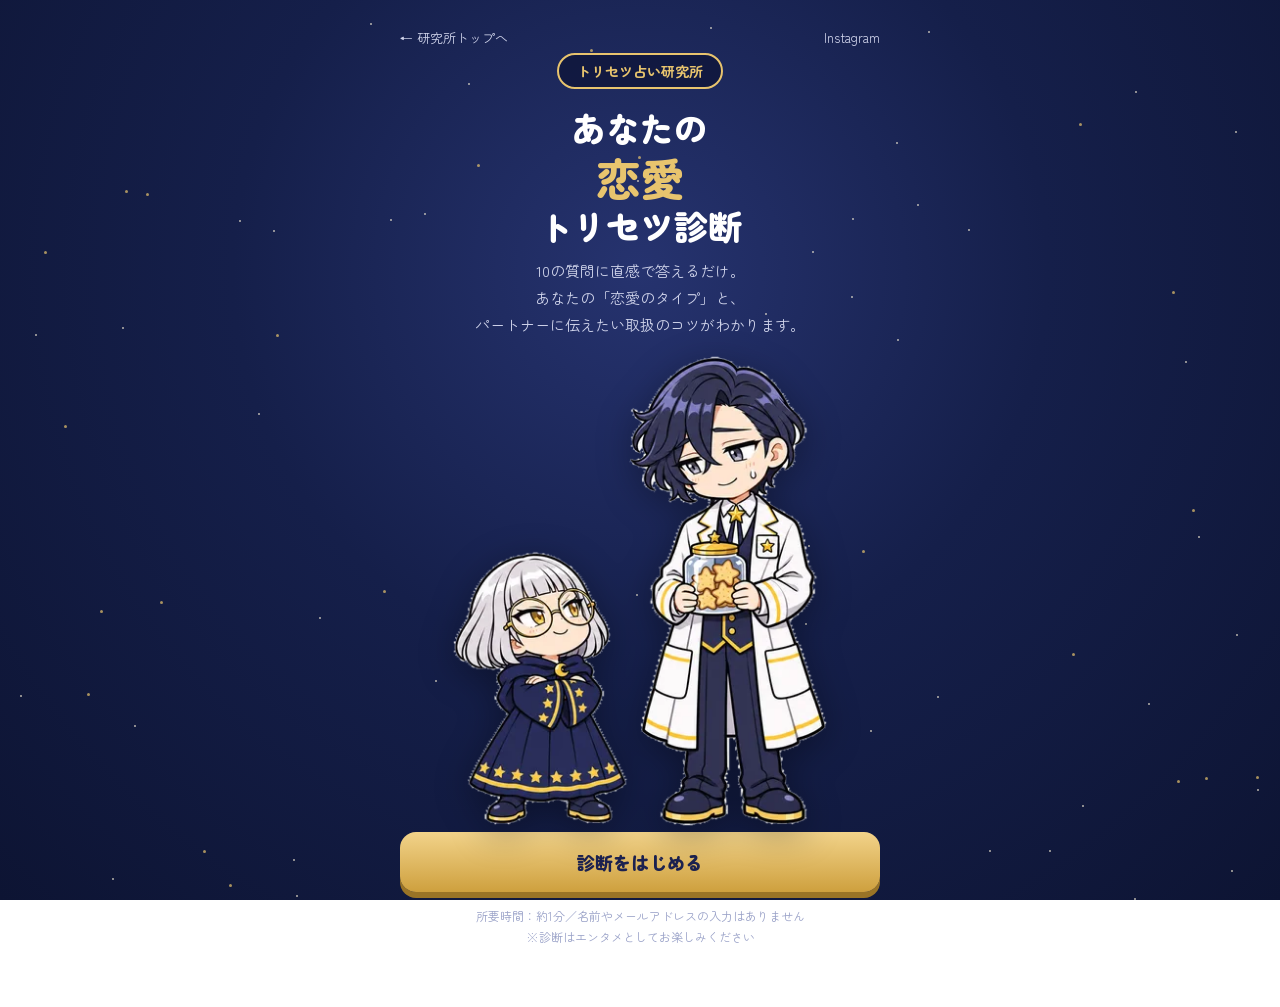
<file: renai/index.html>
<!DOCTYPE html>
<html lang="ja"><head><meta charset="utf-8"><meta name="viewport" content="width=device-width,initial-scale=1">
<title>恋愛トリセツ診断｜トリセツ占い研究所</title><meta name="description" content="10の質問に答えるだけ。あなたの恋愛のタイプと取扱のコツがわかる、トリセツ占い研究所のオリジナル診断です。">
<meta property="og:title" content="恋愛トリセツ診断｜トリセツ占い研究所"><meta property="og:description" content="10の質問に答えるだけ。あなたの恋愛のタイプと取扱のコツがわかる、トリセツ占い研究所のオリジナル診断です。">
<meta property="og:type" content="website"><meta property="og:url" content="https://torisetsu-uranai-lab.github.io/renai/">
<meta property="og:image" content="https://torisetsu-uranai-lab.github.io/assets/ogp.png"><meta name="twitter:card" content="summary_large_image">
<link rel="icon" href="../assets/img/ebe_17.webp"><link rel="preconnect" href="https://fonts.googleapis.com"><link href="https://fonts.googleapis.com/css2?family=Zen+Maru+Gothic:wght@500;700;900&display=swap" rel="stylesheet"><link rel="stylesheet" href="../assets/style.css"></head>
<body><div class="stars" id="stars"></div><main><div class="nav"><a href="../">← 研究所トップへ</a><a href="https://www.instagram.com/torisetsu_uranai_lab" target="_blank" rel="noopener">Instagram</a></div>
 <section class="screen on" id="s-top"><div class="center">
  <span class="pill">トリセツ占い研究所</span>
  <h1>あなたの<span class="g">恋愛</span>トリセツ診断</h1>
  <p class="lead">10の質問に直感で答えるだけ。<br>あなたの「恋愛のタイプ」と、<br>パートナーに伝えたい取扱のコツがわかります。</p>
  <img class="hero" src="../assets/img/duo.webp" alt="研究所の所長エベと、助手のノクス"></div>
  <button class="btn gold" id="start">診断をはじめる</button>
  <p class="note center">所要時間：約1分／名前やメールアドレスの入力はありません<br>※診断はエンタメとしてお楽しみください</p>
 </section>
 <section class="screen" id="s-q">
  <div class="prog"><span class="qno" id="qno"></span><div class="bar"><b id="pbar"></b></div></div>
  <div class="qcard"><div class="qt" id="qt"></div><div id="opts"></div></div>
  <button class="back" id="back" hidden>← ひとつ前の質問にもどる</button>
  <div class="nox"><img src="../assets/img/nox_note.webp" alt="助手ノクス"><p id="noxsay"></p></div>
 </section>
 <section class="screen" id="s-load"><div class="center" style="padding-top:80px">
  <span class="pill">分析中…</span><p class="lead" style="margin-top:18px">所長が、あなたのトリセツを読みあげています</p>
  <img class="hero" src="../assets/img/ebe_13.webp" alt="水晶玉をのぞく所長エベ" style="max-width:46%"></div>
 </section>
 <section class="screen" id="s-res">
  <div class="center"><span class="pill">あなたのタイプは…</span></div>
  <div class="res-head" style="margin-top:16px"><div class="badge" id="rk"></div><div><h2 id="rname"></h2><small id="rsub"></small></div></div>
  <img class="resimg" id="rimg" alt="">
  <p class="lead" id="rdesc" style="color:#fff;font-size:16px"></p>
  <div class="box"><h3>こんな人</h3><ul id="rfeat"></ul></div>
  <div class="box tips"><h3 id="rtipsh"></h3><ul id="rtips"></ul></div>
  <div class="box tips"><h3>相性のいいタイプ</h3><ul id="rmatch"></ul></div>
  <div class="say"><small id="rwho"></small><p id="rsay"></p></div>
  <div class="box scores"><h3>あなたのタイプ配分</h3><div id="rscores"></div></div>
  <div class="box share"><h3>結果をシェアする</h3>
   <textarea id="sharetext" rows="5" readonly></textarea>
   <button class="btn gold" id="copy" style="margin-top:10px;font-size:16px;padding:14px">結果の文章をコピー</button>
   <p class="note" style="margin-top:8px">インスタのストーリーズにスクショを載せるときは、@torisetsu_uranai_lab をタグ付けしてもらえると、研究所がとてもよろこびます。</p></div>
  <div class="box links"><h3>ほかにもあります</h3>
 <a href="../">研究所のほかの診断を見る</a>
 <a class="alt" href="../hitokoto/">生年月日でわかる「一言トリセツ」</a>
 <a class="alt" href="../kantei/">あなた専用トリセツ鑑定書</a>
 <a class="alt" href="https://www.instagram.com/torisetsu_uranai_lab" target="_blank" rel="noopener">インスタで研究所をフォローする</a>
</div>
  <button class="btn ghost" id="retry">もう一度診断する</button>
  <p class="note center">※この診断はオリジナルのエンタメ診断です。医学的・心理学的な検査ではありません。</p>
  <footer>トリセツ占い研究所<br>※占いや診断はエンタメとしてお楽しみください<br>※AIを活用して制作しています</footer>
 </section>
</main>
<script>window.QUIZ={"title": "恋愛トリセツ診断", "tipsTitle": "パートナーへ：取扱のコツ", "Q": [["気になる人ができたら？", [["A", "自分から話しかけにいく"], ["B", "相手の好きなものをこっそり調べる"], ["C", "しばらく様子を見る"], ["D", "まずは友だちとして楽しく過ごす"]]], ["理想のデートは？", [["A", "思い出に残る特別なデート"], ["B", "相手の行きたい場所へ行く"], ["C", "落ち着いて話せるカフェ"], ["D", "その日の気分でふらっとお出かけ"]]], ["連絡の頻度は？", [["A", "毎日やりとりしたい"], ["B", "相手のペースに合わせる"], ["C", "用事があるときで十分"], ["D", "気が向いたときに"]]], ["好きな人に言われたいのは？", [["A", "「あなたしか見えない」"], ["B", "「いつもありがとう」"], ["C", "「あなたといると安心する」"], ["D", "「一緒にいると楽しい」"]]], ["恋人とケンカしたら？", [["A", "その場で気持ちをぶつける"], ["B", "自分から歩み寄る"], ["C", "冷静になってから話す"], ["D", "ひと晩たったら忘れている"]]], ["記念日は？", [["A", "盛大にお祝いしたい"], ["B", "相手が喜ぶプレゼントを考える"], ["C", "小さくても心のこもったお祝いを"], ["D", "あまり気にしない"]]], ["恋人とのことをSNSにのせる？", [["A", "たくさんのせたい"], ["B", "相手がよければのせる"], ["C", "あまりのせない"], ["D", "気が向いたら"]]], ["恋のはじまりは？", [["A", "ひとめぼれが多い"], ["B", "相手のやさしさにひかれる"], ["C", "時間をかけて好きになる"], ["D", "友だちから自然に"]]], ["恋愛でいちばん大事なのは？", [["A", "情熱"], ["B", "思いやり"], ["C", "信頼"], ["D", "自由"]]], ["恋をすると、あなたは？", [["A", "頭の中がその人でいっぱいになる"], ["B", "相手のために何かしたくなる"], ["C", "本当に好きなのか考えこむ"], ["D", "自分の時間も大事にしたい"]]]], "T": {"A": {"name": "まっすぐ一途タイプ", "sub": "通称：情熱タイプ", "img": "ebe_06", "desc": "好きになったら一直線。気持ちをストレートに伝えられる、愛情表現の達人です。", "feat": ["好きな気持ちをまっすぐ伝えられる", "恋をすると毎日がキラキラする", "相手を一途に大切にする"], "tips": ["気持ちは言葉にして返してあげて", "連絡がとだえると不安になりやすいので、ひとことでもOK", "記念日やサプライズを一緒に楽しんで"], "match": ["B 尽くし上手タイプ：まっすぐな愛を受けとめてくれる", "C じっくり慎重タイプ：勢いに安心感を足してくれる"], "who": "所長エベのひとこと", "say": "好きなら好きって言えるの、才能よ。でも、相手のペースも見てあげなさい！"}, "B": {"name": "尽くし上手タイプ", "sub": "通称：献身タイプ", "img": "nox_wave", "desc": "相手の喜ぶ顔がいちばんのしあわせ。さりげない気づかいで、相手を支えられる人です。", "feat": ["相手の好みや変化にすぐ気づく", "喜ばせることが大好き", "ケンカしても自分から歩み寄れる"], "tips": ["「ありがとう」をこまめに伝えて", "がんばりすぎていたら、甘やかしてあげて", "本音をがまんしていないか、ときどき聞いてあげて"], "match": ["A まっすぐ一途タイプ：たくさんの愛情で満たしてくれる", "D 自由気ままタイプ：肩の力を抜かせてくれる"], "who": "助手ノクスのひとこと", "say": "尽くす分だけ、あなたも大切にされていいんですよ。"}, "C": {"name": "じっくり慎重タイプ", "sub": "通称：見極めタイプ", "img": "ebe_12", "desc": "時間をかけて信頼を育てる、誠実な恋をする人。一度心をひらいた相手は、とても大切にします。", "feat": ["相手をよく見てから好きになる", "言葉より行動で愛情を示す", "長く続く関係を育てられる"], "tips": ["急かさず、ゆっくり距離を縮めて", "約束をきちんと守ると信頼が深まる", "気持ちは、聞かれると話しやすい"], "match": ["A まっすぐ一途タイプ：気持ちをまっすぐ届けてくれる", "B 尽くし上手タイプ：安心できる関係をつくれる"], "who": "所長エベのひとこと", "say": "慎重なのは悪いことじゃないわ。でも、たまには一歩ふみ出しなさい！"}, "D": {"name": "自由気ままタイプ", "sub": "通称：マイペースタイプ", "img": "ebe_17", "desc": "恋も自分らしさも大切にできる人。いっしょにいて楽しい、友だちのような関係が得意です。", "feat": ["いっしょにいると楽しい雰囲気をつくれる", "相手をしばらず、自分もしばられない", "自分の時間も大切にできる"], "tips": ["ひとりの時間を尊重してあげて", "楽しいお出かけに誘うと喜ぶ", "気持ちはときどき言葉で確かめて"], "match": ["B 尽くし上手タイプ：やさしく見守ってくれる", "C じっくり慎重タイプ：おたがいのペースを大切にできる"], "who": "助手ノクスのひとこと", "say": "自然体のあなたが、いちばん魅力的です。"}}, "NOX": ["深く考えずに、ピンときたものを選んでくださいね。", "いい調子です。", "所長がのぞきこんでいます……。", "ここで折り返しです。", "あなたらしい答えで大丈夫ですよ。", "あと半分くらいです。", "もう少しです。", "正直な気持ちで選んでくださいね。", "いよいよラストスパートです。", "最後の質問です！"]};</script>
<script src="../assets/quiz.js"></script></body></html>
</file>
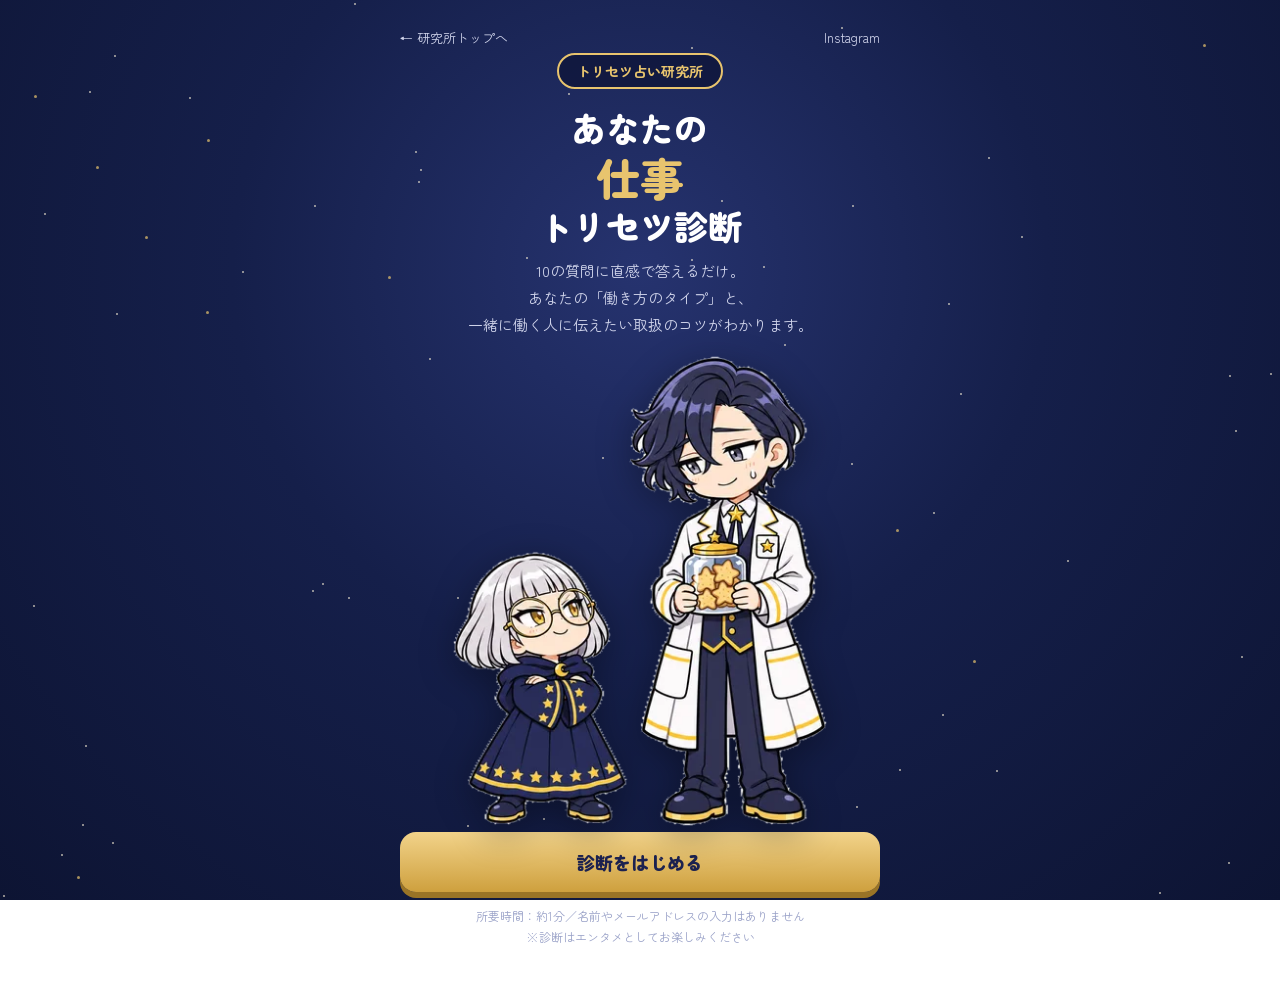
<file: shigoto/index.html>
<!DOCTYPE html>
<html lang="ja"><head><meta charset="utf-8"><meta name="viewport" content="width=device-width,initial-scale=1">
<title>仕事トリセツ診断｜トリセツ占い研究所</title><meta name="description" content="10の質問に答えるだけ。あなたの仕事のタイプと取扱のコツがわかる、トリセツ占い研究所のオリジナル診断です。">
<meta property="og:title" content="仕事トリセツ診断｜トリセツ占い研究所"><meta property="og:description" content="10の質問に答えるだけ。あなたの仕事のタイプと取扱のコツがわかる、トリセツ占い研究所のオリジナル診断です。">
<meta property="og:type" content="website"><meta property="og:url" content="https://torisetsu-uranai-lab.github.io/shigoto/">
<meta property="og:image" content="https://torisetsu-uranai-lab.github.io/assets/ogp.png"><meta name="twitter:card" content="summary_large_image">
<link rel="icon" href="../assets/img/ebe_17.webp"><link rel="preconnect" href="https://fonts.googleapis.com"><link href="https://fonts.googleapis.com/css2?family=Zen+Maru+Gothic:wght@500;700;900&display=swap" rel="stylesheet"><link rel="stylesheet" href="../assets/style.css"></head>
<body><div class="stars" id="stars"></div><main><div class="nav"><a href="../">← 研究所トップへ</a><a href="https://www.instagram.com/torisetsu_uranai_lab" target="_blank" rel="noopener">Instagram</a></div>
 <section class="screen on" id="s-top"><div class="center">
  <span class="pill">トリセツ占い研究所</span>
  <h1>あなたの<span class="g">仕事</span>トリセツ診断</h1>
  <p class="lead">10の質問に直感で答えるだけ。<br>あなたの「働き方のタイプ」と、<br>一緒に働く人に伝えたい取扱のコツがわかります。</p>
  <img class="hero" src="../assets/img/duo.webp" alt="研究所の所長エベと、助手のノクス"></div>
  <button class="btn gold" id="start">診断をはじめる</button>
  <p class="note center">所要時間：約1分／名前やメールアドレスの入力はありません<br>※診断はエンタメとしてお楽しみください</p>
 </section>
 <section class="screen" id="s-q">
  <div class="prog"><span class="qno" id="qno"></span><div class="bar"><b id="pbar"></b></div></div>
  <div class="qcard"><div class="qt" id="qt"></div><div id="opts"></div></div>
  <button class="back" id="back" hidden>← ひとつ前の質問にもどる</button>
  <div class="nox"><img src="../assets/img/nox_note.webp" alt="助手ノクス"><p id="noxsay"></p></div>
 </section>
 <section class="screen" id="s-load"><div class="center" style="padding-top:80px">
  <span class="pill">分析中…</span><p class="lead" style="margin-top:18px">所長が、あなたのトリセツを読みあげています</p>
  <img class="hero" src="../assets/img/ebe_13.webp" alt="水晶玉をのぞく所長エベ" style="max-width:46%"></div>
 </section>
 <section class="screen" id="s-res">
  <div class="center"><span class="pill">あなたのタイプは…</span></div>
  <div class="res-head" style="margin-top:16px"><div class="badge" id="rk"></div><div><h2 id="rname"></h2><small id="rsub"></small></div></div>
  <img class="resimg" id="rimg" alt="">
  <p class="lead" id="rdesc" style="color:#fff;font-size:16px"></p>
  <div class="box"><h3>こんな人</h3><ul id="rfeat"></ul></div>
  <div class="box tips"><h3 id="rtipsh"></h3><ul id="rtips"></ul></div>
  <div class="box tips"><h3>相性のいいタイプ</h3><ul id="rmatch"></ul></div>
  <div class="say"><small id="rwho"></small><p id="rsay"></p></div>
  <div class="box scores"><h3>あなたのタイプ配分</h3><div id="rscores"></div></div>
  <div class="box share"><h3>結果をシェアする</h3>
   <textarea id="sharetext" rows="5" readonly></textarea>
   <button class="btn gold" id="copy" style="margin-top:10px;font-size:16px;padding:14px">結果の文章をコピー</button>
   <p class="note" style="margin-top:8px">インスタのストーリーズにスクショを載せるときは、@torisetsu_uranai_lab をタグ付けしてもらえると、研究所がとてもよろこびます。</p></div>
  <div class="box links"><h3>ほかにもあります</h3>
 <a href="../">研究所のほかの診断を見る</a>
 <a class="alt" href="../hitokoto/">生年月日でわかる「一言トリセツ」</a>
 <a class="alt" href="../kantei/">あなた専用トリセツ鑑定書</a>
 <a class="alt" href="https://www.instagram.com/torisetsu_uranai_lab" target="_blank" rel="noopener">インスタで研究所をフォローする</a>
</div>
  <button class="btn ghost" id="retry">もう一度診断する</button>
  <p class="note center">※この診断はオリジナルのエンタメ診断です。医学的・心理学的な検査ではありません。</p>
  <footer>トリセツ占い研究所<br>※占いや診断はエンタメとしてお楽しみください<br>※AIを活用して制作しています</footer>
 </section>
</main>
<script>window.QUIZ={"title": "仕事トリセツ診断", "tipsTitle": "一緒に働く人へ：取扱のコツ", "Q": [["新しい仕事をまかされたら？", [["A", "まずは動いてみる"], ["B", "まわりに相談しながら進める"], ["C", "手順を調べてから始める"], ["D", "おもしろくするアイデアを考える"]]], ["会議でのあなたは？", [["A", "結論をまとめる"], ["B", "みんなの意見を聞く"], ["C", "データや根拠を出す"], ["D", "新しい案を出す"]]], ["いちばんやる気が出るのは？", [["A", "目標を達成したとき"], ["B", "「助かった」と言われたとき"], ["C", "仕事の質を高められたとき"], ["D", "新しいことに挑戦するとき"]]], ["苦手なのは？", [["A", "なかなか決まらない会議"], ["B", "ギスギスした空気"], ["C", "急な予定変更"], ["D", "同じことのくり返し"]]], ["締め切り前のあなたは？", [["A", "みんなを引っぱってラストスパート"], ["B", "遅れている人を手伝う"], ["C", "もう早めに終わらせている"], ["D", "ぎりぎりで集中力が爆発する"]]], ["理想の職場は？", [["A", "実力がきちんと評価される"], ["B", "チームワークがいい"], ["C", "集中できる環境がある"], ["D", "自由に働ける"]]], ["ほめられてうれしいのは？", [["A", "「頼りになる」"], ["B", "「気がきくね」"], ["C", "「正確で丁寧だね」"], ["D", "「発想がおもしろい」"]]], ["仕事で失敗したときは？", [["A", "すぐに次の手を考える"], ["B", "迷惑をかけた人に謝りにいく"], ["C", "原因を分析する"], ["D", "気持ちを切りかえて次へ"]]], ["休憩時間は？", [["A", "つい仕事の話もしてしまう"], ["B", "同僚とおしゃべり"], ["C", "ひとりで静かに過ごす"], ["D", "気になることを調べる"]]], ["仕事中のあなたを動物にたとえるなら？", [["A", "ライオン"], ["B", "ゴールデンレトリバー"], ["C", "ビーバー"], ["D", "ネコ"]]]], "T": {"A": {"name": "先頭に立つリーダータイプ", "sub": "通称：司令塔タイプ", "img": "ebe_15", "desc": "決断が早く、みんなを目標に向かって引っぱれる人。困ったときに頼られる存在です。", "feat": ["決断が早く、行動力がある", "目標に向かってチームをまとめる", "プレッシャーに強い"], "tips": ["結論から先に伝えると話が早い", "任せると力を発揮する", "成果をしっかり認めると、さらにがんばる"], "match": ["B 縁の下のサポータータイプ：チームのまとまりを支えてくれる", "C コツコツ職人タイプ：計画の穴をうめてくれる"], "who": "所長エベのひとこと", "say": "引っぱる力は本物よ。たまには、うしろも振り返りなさいね。"}, "B": {"name": "縁の下のサポータータイプ", "sub": "通称：潤滑油タイプ", "img": "nox_note", "desc": "まわりの状況に気づいて、さりげなく手を貸せる人。あなたがいるとチームがうまく回ります。", "feat": ["困っている人にすぐ気づく", "人と人をつなぐのが上手", "チームの雰囲気をよくできる"], "tips": ["「助かったよ」の一言が力になる", "頼まれごとを抱えすぎていないか気にかけて", "意見を聞くと、現場の大事な情報が出てくる"], "match": ["A リーダータイプ：進む方向を示してくれる", "D ひらめきアイデアタイプ：仕事を楽しくしてくれる"], "who": "助手ノクスのひとこと", "say": "あなたの気づかいに、チームはいつも助けられていますよ。"}, "C": {"name": "コツコツ職人タイプ", "sub": "通称：スペシャリストタイプ", "img": "ebe_13", "desc": "ひとつのことを丁寧に、正確にやりとげる人。積み重ねた知識と技術が、あなたの武器です。", "feat": ["丁寧で正確な仕事ができる", "計画を立てて着実に進める", "専門性を深めるのが得意"], "tips": ["急な変更は、早めに理由とセットで伝えて", "集中できる時間と環境を守ってあげて", "仕事の質の高さを具体的にほめて"], "match": ["A リーダータイプ：成果を形にしてくれる", "D ひらめきアイデアタイプ：新しい視点をくれる"], "who": "所長エベのひとこと", "say": "あんたのコツコツは、いつか大きな実になるわよ。"}, "D": {"name": "ひらめきアイデアタイプ", "sub": "通称：クリエイタータイプ", "img": "ebe_11", "desc": "新しい発想で、仕事に新しい風を吹かせる人。「こうしたらおもしろい」を形にできます。", "feat": ["新しいアイデアがどんどん浮かぶ", "変化や挑戦を楽しめる", "自由な環境で力を発揮する"], "tips": ["アイデアはまず否定せずに聞いて", "同じ作業が続くと飽きやすいので、変化をつけて", "細かい仕上げは、得意な人と組むとうまくいく"], "match": ["B サポータータイプ：アイデアを形にする手助けをしてくれる", "C コツコツ職人タイプ：仕上げの質を高めてくれる"], "who": "助手ノクスのひとこと", "say": "あなたのひらめきが、仕事をもっと楽しくしてくれます。"}}, "NOX": ["深く考えずに、ピンときたものを選んでくださいね。", "いい調子です。", "所長がのぞきこんでいます……。", "ここで折り返しです。", "あなたらしい答えで大丈夫ですよ。", "あと半分くらいです。", "もう少しです。", "正直な気持ちで選んでくださいね。", "いよいよラストスパートです。", "最後の質問です！"]};</script>
<script src="../assets/quiz.js"></script></body></html>
</file>
<file: assets/style.css>
:root{--navy:#0d1433;--navy2:#151f4a;--card:#18235a;--gold:#e8c46e;--gold2:#cea03e;--sub:#cfd3ea;--ink:#1c2250}
*{box-sizing:border-box}
html,body{margin:0}
body{font-family:"Zen Maru Gothic","Hiragino Maru Gothic ProN","Hiragino Sans",sans-serif;color:#fff;min-height:100vh;
 background:radial-gradient(ellipse at 50% 30%,#26336f 0%,var(--navy2) 45%,var(--navy) 100%);background-attachment:fixed;overflow-x:hidden}
.stars{position:fixed;inset:0;pointer-events:none;z-index:0}
.stars i{position:absolute;width:2px;height:2px;border-radius:50%;background:#fff6dc;opacity:.7;animation:tw 3s infinite ease-in-out}
@keyframes tw{50%{opacity:.15}}
main{position:relative;z-index:1;max-width:520px;margin:0 auto;padding:28px 20px 48px}
.screen{display:none;animation:fade .35s ease}
.screen.on{display:block}
@keyframes fade{from{opacity:0;transform:translateY(8px)}to{opacity:1;transform:none}}
.pill{display:inline-block;border:2px solid var(--gold);color:var(--gold);border-radius:999px;padding:6px 18px;font-weight:700;font-size:14px;background:rgba(10,16,48,.6)}
.center{text-align:center}
h1{margin:18px 0 6px;font-weight:900;line-height:1.25;font-size:34px}
h1 .g{color:var(--gold);font-size:44px;display:block}
.lead{color:var(--sub);font-size:15px;line-height:1.8;margin:10px 0 0}
.hero{display:block;margin:18px auto 6px;max-width:78%;height:auto;filter:drop-shadow(0 8px 18px rgba(0,0,0,.35))}
.btn{display:block;width:100%;border:0;border-radius:16px;padding:17px 18px;font:inherit;font-weight:900;font-size:18px;cursor:pointer;transition:transform .12s,box-shadow .12s}
.btn.gold{background:linear-gradient(180deg,#f2d38a,var(--gold2));color:var(--ink);box-shadow:0 6px 0 #9a7426}
.btn.gold:active{transform:translateY(4px);box-shadow:0 2px 0 #9a7426}
.btn.ghost{background:transparent;color:var(--gold);border:2px solid var(--gold);margin-top:12px;font-size:16px;padding:13px}
.note{color:#9aa2c8;font-size:12px;margin-top:14px;line-height:1.7}
.prog{display:flex;align-items:center;gap:12px;margin-bottom:18px}
.bar{flex:1;height:10px;background:rgba(255,255,255,.12);border-radius:99px;overflow:hidden}
.bar b{display:block;height:100%;background:linear-gradient(90deg,var(--gold2),var(--gold));border-radius:99px;transition:width .3s}
.qno{color:var(--gold);font-weight:900;font-size:15px;white-space:nowrap}
.qcard{background:var(--card);border:2px solid rgba(232,196,110,.55);border-radius:22px;padding:22px 18px 18px;position:relative}
.qcard .qt{font-size:22px;font-weight:900;line-height:1.5;margin:4px 0 18px;min-height:66px}
.opt{display:block;width:100%;text-align:left;background:#fff;color:var(--ink);border:0;border-radius:14px;padding:14px 16px;margin-top:10px;font:inherit;font-weight:700;font-size:16px;line-height:1.5;cursor:pointer;transition:transform .1s,background .15s}
.opt:hover{background:#fff6dc}
.opt:active{transform:scale(.98)}
.opt.picked{background:var(--gold);}
.back{background:none;border:0;color:var(--sub);font:inherit;font-size:14px;margin-top:14px;cursor:pointer;text-decoration:underline}
.nox{display:flex;align-items:flex-end;gap:10px;margin-top:18px}
.nox img{width:84px;height:auto;flex:none}
.nox p{margin:0;background:rgba(255,255,255,.95);color:var(--ink);border-radius:16px;padding:10px 14px;font-size:14px;font-weight:700;line-height:1.6;position:relative}
.res-head{display:flex;align-items:center;gap:14px;margin-top:6px}
.badge{width:64px;height:64px;border-radius:50%;background:var(--gold);color:var(--ink);font-weight:900;font-size:38px;display:flex;align-items:center;justify-content:center;flex:none}
.res-head h2{margin:0;font-size:26px;font-weight:900;line-height:1.3}
.res-head small{color:var(--gold);font-weight:700;font-size:14px}
.resimg{display:block;margin:12px auto 0;height:220px;width:auto;filter:drop-shadow(0 8px 18px rgba(0,0,0,.35))}
.box{background:var(--card);border:1.5px solid rgba(232,196,110,.45);border-radius:20px;padding:18px;margin-top:16px}
.box h3{margin:0 0 10px;color:var(--gold);font-size:17px}
.box ul{margin:0;padding-left:0;list-style:none}
.box li{padding-left:26px;position:relative;line-height:1.7;margin:6px 0;font-size:15px}
.box li:before{content:"★";color:var(--gold);position:absolute;left:2px}
.box.tips li:before{content:"◎"}
.say{background:#fff;color:var(--ink);border-radius:18px;padding:14px 16px;margin-top:16px;border:3px solid var(--gold)}
.say small{color:#9a6f1c;font-weight:700}
.say p{margin:4px 0 0;font-weight:900;font-size:17px;line-height:1.6}
.scores .row{display:flex;align-items:center;gap:10px;margin:8px 0;font-size:14px}
.scores .row span:first-child{width:9.5em;flex:none}
.scores .row .bar{height:12px}
.scores .row em{font-style:normal;width:3em;text-align:right;color:var(--gold);font-weight:700}
.share textarea{width:100%;border-radius:12px;border:0;padding:12px;font:inherit;font-size:14px;line-height:1.6;color:var(--ink);resize:none}
.links a{display:block;text-align:center;margin-top:10px;color:var(--ink);background:#fff;border-radius:14px;padding:13px;font-weight:900;text-decoration:none}
.links a.alt{background:transparent;color:var(--gold);border:2px solid var(--gold)}
footer{color:#8890b8;font-size:11px;text-align:center;margin-top:28px;line-height:1.8}

/* hub */
.cards{display:grid;gap:14px;margin-top:22px}
.card{display:flex;align-items:center;gap:14px;background:var(--card);border:1.5px solid rgba(232,196,110,.5);border-radius:20px;padding:14px 16px;color:#fff;text-decoration:none;transition:transform .12s,border-color .12s}
.card:hover{transform:translateY(-2px);border-color:var(--gold)}
.card img{width:74px;height:74px;object-fit:contain;flex:none}
.card b{display:block;font-size:18px;font-weight:900}
.card span{display:block;color:var(--sub);font-size:13px;line-height:1.6;margin-top:2px}
.card .new{display:inline-block;background:var(--gold);color:var(--ink);border-radius:99px;font-size:11px;padding:1px 8px;margin-left:6px;vertical-align:2px}
.sec{color:var(--gold);font-weight:900;margin:30px 0 4px;font-size:17px}
.nav{display:flex;justify-content:space-between;align-items:center;margin-bottom:6px}
.nav a{color:var(--sub);font-size:13px;text-decoration:none}
.nav a:hover{color:var(--gold)}
input.date{font:inherit;font-size:18px;border-radius:12px;border:0;padding:12px;width:100%;color:var(--ink)}
.row3{display:grid;grid-template-columns:1.4fr 1fr 1fr;gap:8px;margin-top:10px}
.row3 select{font:inherit;font-size:17px;border-radius:12px;border:0;padding:12px 8px;color:var(--ink);background:#fff}
.hitokoto-img{display:block;width:100%;border-radius:18px;margin-top:14px;box-shadow:0 10px 30px rgba(0,0,0,.35)}
.kv{display:flex;gap:10px;flex-wrap:wrap;justify-content:center;margin-top:12px}
.kv span{background:rgba(255,255,255,.1);border:1px solid rgba(232,196,110,.5);border-radius:99px;padding:6px 14px;font-weight:700}
.pages{display:flex;gap:8px;margin-top:14px;overflow-x:auto;padding-bottom:6px}
.pages img{height:220px;border-radius:8px;border:2px solid var(--gold);flex:none}
.price{font-size:30px;font-weight:900;color:var(--gold)}
.price s{color:#9aa2c8;font-size:18px;margin-right:8px}
</file>
